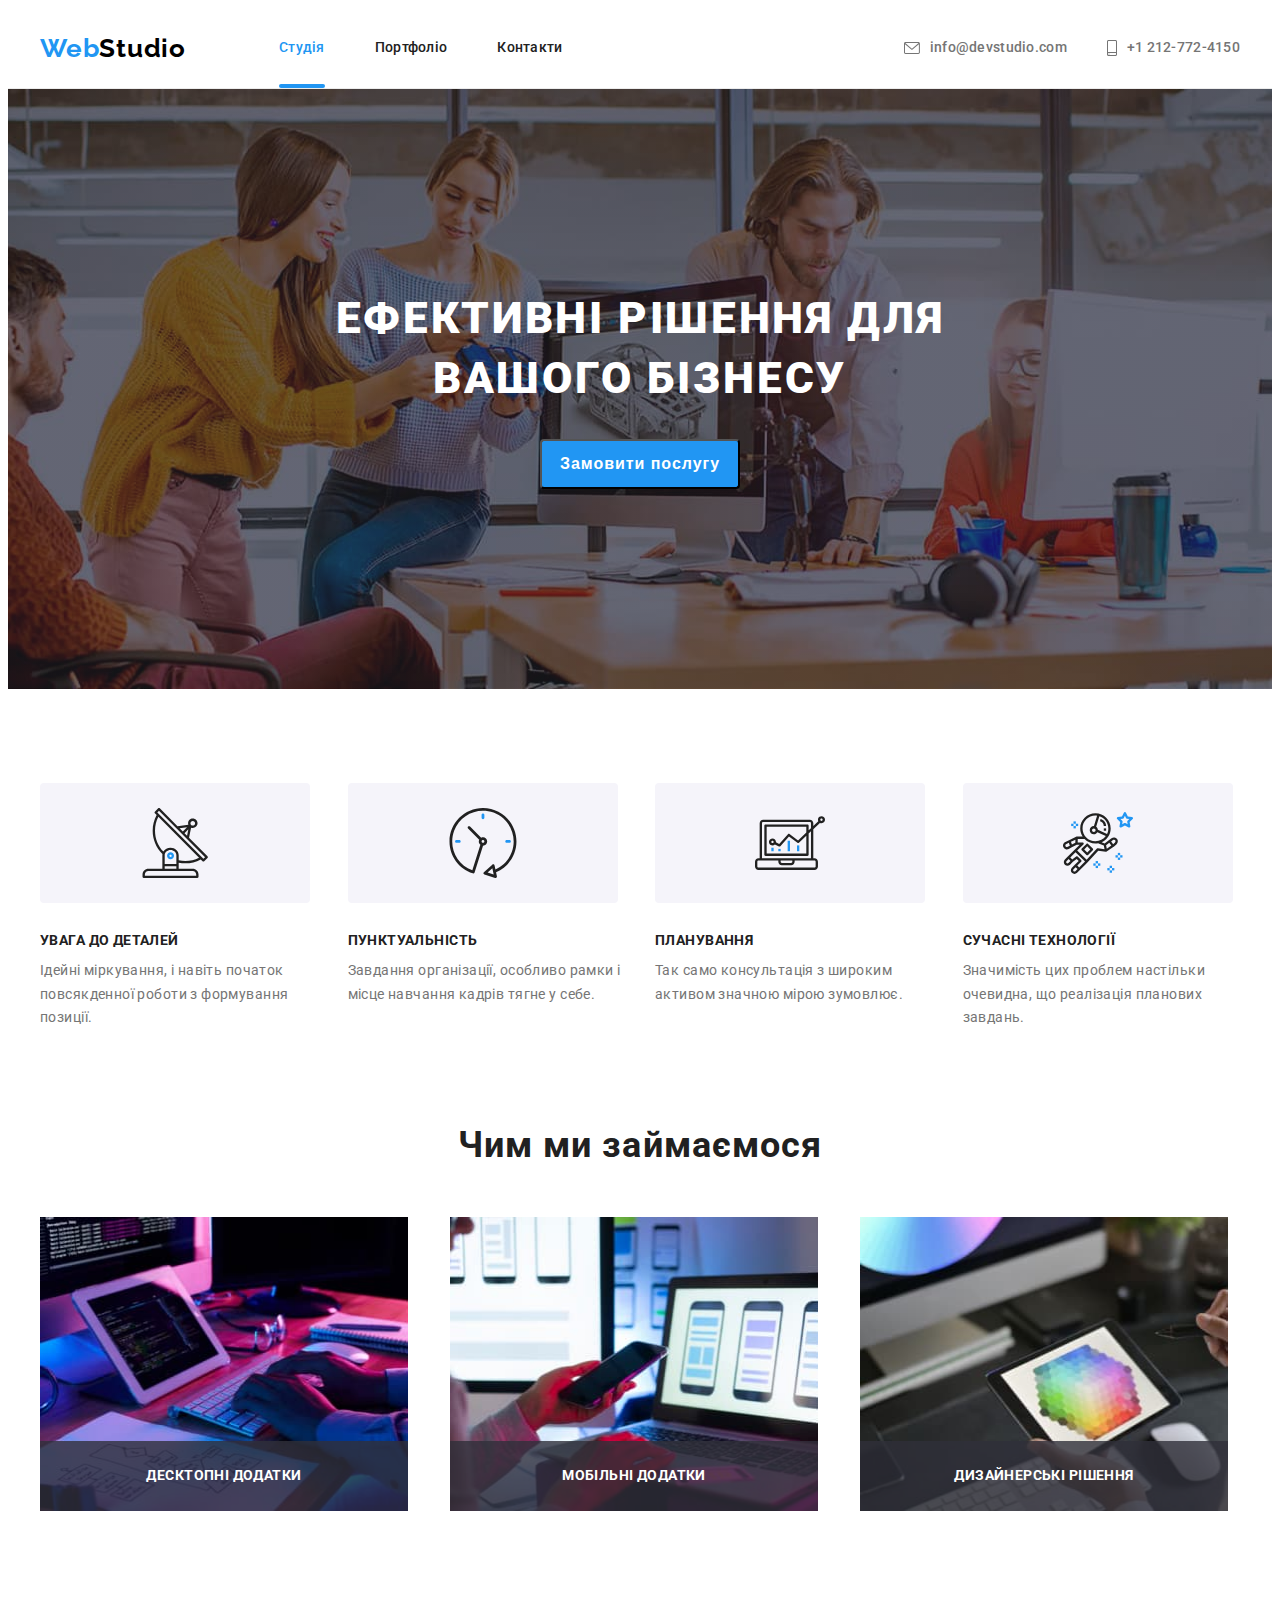
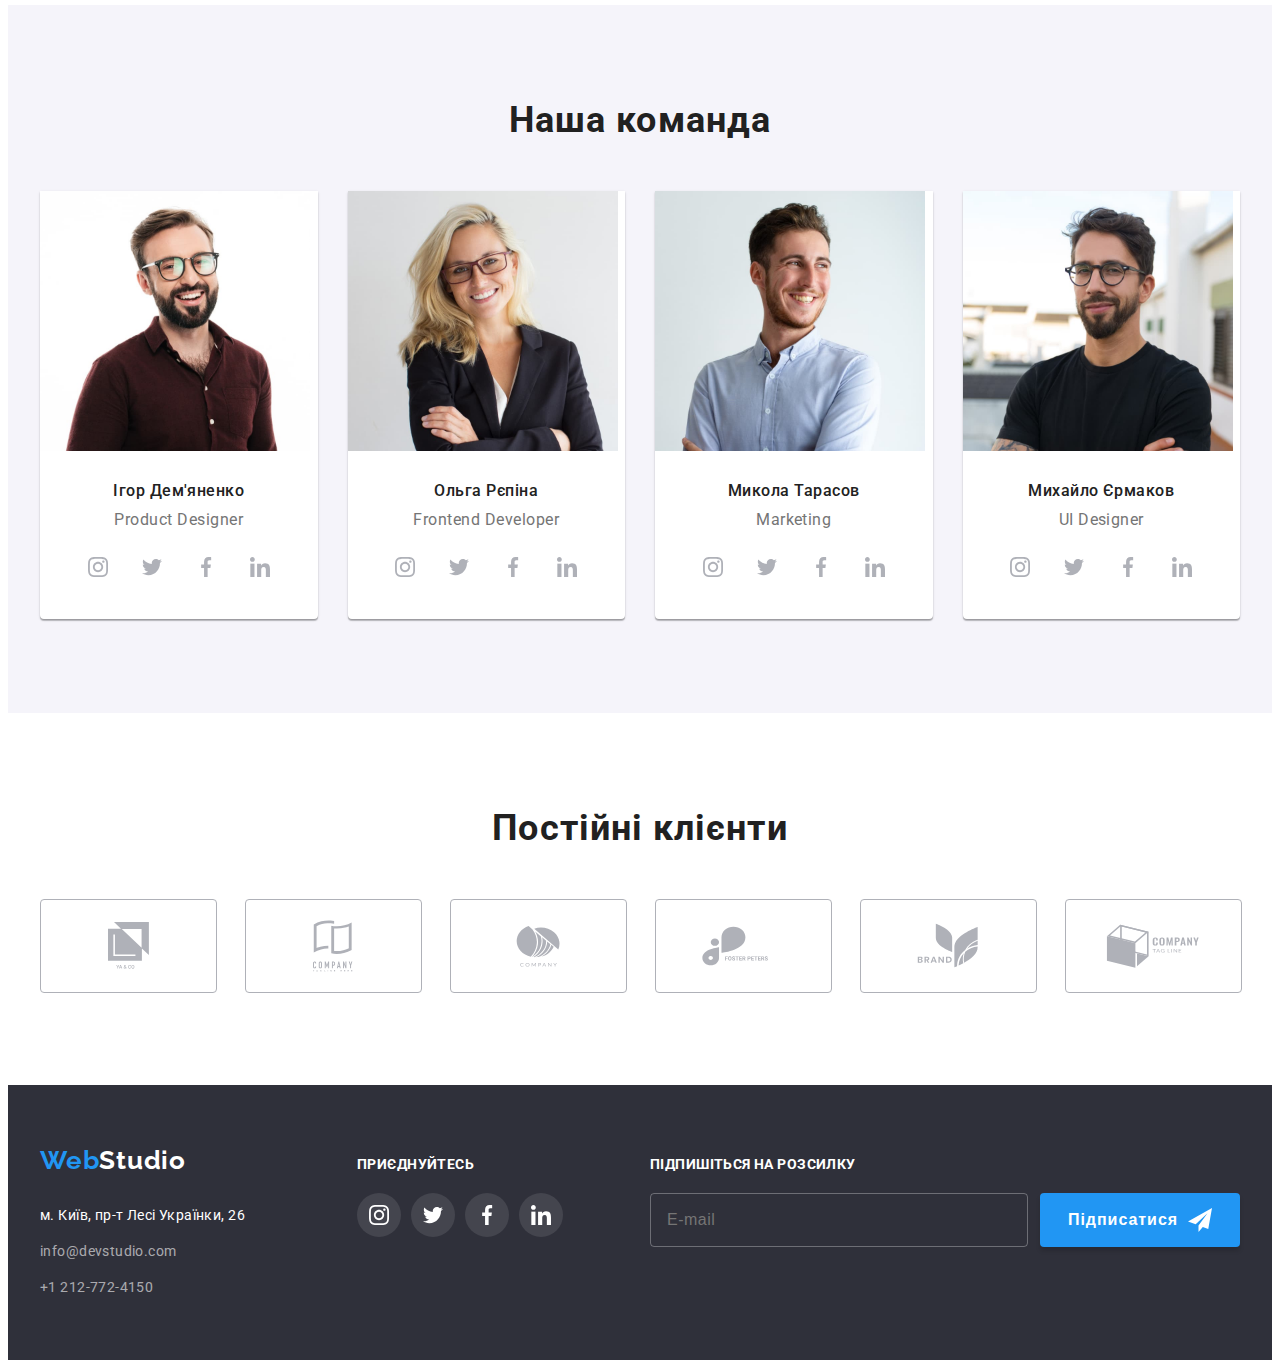
<file: index.html>
<!DOCTYPE html>
<html lang="uk">
<head>
    <meta charset="UTF-8">
    <meta http-equiv="X-UA-Compatible" content="IE=edge">
    <meta name="viewport" content="width=device-width, initial-scale=1.0">
    <title>Студія</title>    
    <link href="https://fonts.googleapis.com/css2?family=Raleway:wght@700&family=Roboto:wght@400;500;700;900&display=swap" rel="stylesheet">
    <link rel="stylesheet" href="https://cdnjs.cloudflare.com/ajax/libs/modern-normalize/1.1.0/modern-normalize.min.css" integrity="sha512-wpPYUAdjBVSE4KJnH1VR1HeZfpl1ub8YT/NKx4PuQ5NmX2tKuGu6U/JRp5y+Y8XG2tV+wKQpNHVUX03MfMFn9Q==" crossorigin="anonymous" referrerpolicy="no-referrer">
    <link rel="stylesheet" href="./css/main.min.css">

    <!-- <link rel="stylesheet" href="./css/styles.css"> -->
</head>

<body class="body">
    <header class="header-bg-color">
        <div class="container header-container">
            <a href="./index.html" class="link logo logo-margin"><span class="logo-part">Web</span>Studio</a>
            <nav>
                <ul class="list navigation-list">
                    <li class="nav-list-item">
                        <a href="./index.html" class="link nav-list-link nav-base-text current menu-link">Студія</a>
                    </li>
                    <li class="nav-list-item">
                        <a href="./portfolio.html" class="link nav-list-link nav-base-text nav-text">Портфоліо</a>
                    </li>
                    <li class="nav-list-item">
                        <a href="" class="link nav-list-link nav-base-text nav-text">Контакти</a>
                    </li>
                </ul>
            </nav>
            <ul class="list navigation-list">
                <li class="list-item-nav">
                    <a href="mailto:info@devstudio.com" class="link nav-list-link mail-tel-text">
                        <svg width="16" height="12" class="nav-icon">
                            <use href="./images/icons.svg#icon-email"></use>
                        </svg>
                        info@devstudio.com
                    </a>
                </li>
                <li class="nav-right ">
                    <a href="tel:+12127724150" class="link nav-list-link mail-tel-text contact-number">
                        <svg width="10" height="16" class="nav-icon">
                            <use href="./images/icons.svg#icon-smartphone"></use>
                        </svg>
                        +1 212-772-4150
                    </a>
                </li>
            </ul>     
        </div>
    </header>

    
    <main>
        <section class="hero-color-bg hero-title hero-padding">
            <div class="container">
                <h1 class="hero-color-text hero-text hero-align">Ефективні рішення для вашого бізнесу</h1>
                <button type="button" class="hero-color-text hero-btn btn-box" data-modal-open>Замовити послугу</button>
            </div>
        </section>


        <section class="section-about">
            <div class="container">
                <h2 class="visually-hidden">Про наші можливості (прихований заголовок)</h2>
                <ul class="list section-about__list">
                    <li class="section-about__item">
                        <div class="section-about__icon">
                            <svg class="section-about__icon-image">
                                <use href="./images/icons.svg#icon-benefits-details"></use>
                            </svg>
                        </div>
                        <h3 class="section-about__title">Увага до деталей</h3>
                        <p class="section-about__description">
                            Ідейні міркування, і навіть початок повсякденної роботи з формування позиції.
                        </p>
                    </li>
                    <li class="section-about__item">
                        <div class="section-about__icon">
                            <svg class="section-about__icon-image">
                                <use href="./images/icons.svg#icon-benefits-clock"></use>
                            </svg>
                        </div>
                        <h3 class="section-about__title">Пунктуальність</h3>
                        <p class="section-about__description">
                            Завдання організації, особливо рамки і місце навчання кадрів тягне у себе.
                        </p>
                    </li>
                    <li class="section-about__item">
                        <div class="section-about__icon">
                            <svg class="section-about__icon-image">
                                <use href="./images/icons.svg#icon-benefits-diagram"></use>
                            </svg>
                        </div>
                        <h3 class="section-about__title">Планування</h3>
                        <p class="section-about__description">
                            Так само консультація з широким активом значною мірою зумовлює.
                        </p>
                    </li>
                    <li class="section-about__item">
                        <div class="section-about__icon">
                            <svg class="section-about__icon-image">
                                <use href="./images/icons.svg#icon-benefits-astronaut"></use>
                            </svg>
                        </div>
                        <h3 class="section-about__title">Сучасні технології</h3>
                        <p class="section-about__description">
                            Значимість цих проблем настільки очевидна, що реалізація планових завдань.
                        </p>
                    </li>
                </ul>
            </div>
        </section>


        <section class="section-buzy section">
            <div class="container">
                <h2 class="section-buzy__main-title">Чим ми займаємося</h2>
                <ul class="list section-buzy__list">
                    <li class="section-buzy__item">
                        <div class="section-buzy__thumb">
                            <img class="section-buzy__image" src="./images/buzy/buzy-1.jpg" alt="Зайнятість, алгоритми" width="370" height="294">
                            <div class="section-buzy__text-thumb">
                                <p class="section-buzy__description">Десктопні додатки</p>
                            </div>
                          
                        </div>
                    </li>
                    <li class="section-buzy__item">
                        <div class="section-buzy__thumb">
                            <img class="section-buzy__image" src="./images/buzy/buzy-2.jpg" alt="Зайнятість, дизайн" width="370" height="294">
                            <div class="section-buzy__text-thumb">
                                <p class="section-buzy__description">Мобільні додатки</p>
                            </div>
                        </div>
                    </li>
                    <li class="section-buzy__item">
                        <div class="section-buzy__thumb">
                            <img class="section-buzy__image" src="./images/buzy/buzy-3.jpg" alt="Зайнятість, комп'ютерна графіка" width="370" height="294">
                            <div class="section-buzy__text-thumb">
                                <p class="section-buzy__description">Дизайнерські рішення</p>
                            </div>
                        </div>
                    </li>
                </ul>
            </div>
        </section>


        <section class="comand-bg-color section">
            <div class="container">
                <h2 class="main-h-title">Наша команда</h2>
                <ul class="list team-flex">
                    <li class="pesron-bg-color person-flex">
                        <img class="person-img" src="./images/team/person-1.jpg" alt="Продукт-дизайнер" width="270" height="260">
                        <div class="card-content">                            
                            <h3 class="name-person">Ігор Дем'яненко</h3>
                            <p class="paragraph-text description-profeshion" lang="en">Product Designer</p>
                            <ul class="list social-list">
                                <li class="social-list-icons">
                                    <a href="" class="social-list-link">
                                        <svg class="social-icon-size">
                                            <use href="./images/icons.svg#icon-social-instagram"></use>
                                        </svg>
                                    </a>
                                </li>
                                <li class="social-list-icons">
                                    <a href="" class="social-list-link">
                                        <svg class="social-icon-size">
                                            <use href="./images/icons.svg#icon-social-twitter"></use>
                                        </svg>
                                    </a>
                                </li>
                                <li class="social-list-icons">
                                    <a href="" class="social-list-link">
                                        <svg class="social-icon-size">
                                            <use href="./images/icons.svg#icon-social-facebook"></use>
                                        </svg>
                                    </a>
                                </li>
                                <li class="social-list-icons">
                                    <a href="" class="social-list-link">
                                        <svg class="social-icon-size">
                                            <use href="./images/icons.svg#icon-social-linkedin"></use>
                                        </svg>
                                    </a>
                                </li>
                            </ul>
                        </div>
                    </li>
                    <li class="pesron-bg-color person-flex">
                        <img class="person-img" src="./images/team/person-2.jpg" alt="Фронт-енд розробник" width="270" height="260">
                        <div class="card-content">                            
                            <h3 class="name-person">Ольга Рєпіна</h3>
                            <p class="paragraph-text description-profeshion" lang="en">Frontend Developer</p>
                            <ul class="list social-list">
                                <li class="social-list-icons">
                                    <a href="" class="social-list-link">
                                        <svg class="social-icon-size">
                                            <use href="./images/icons.svg#icon-social-instagram"></use>
                                        </svg>
                                    </a>
                                </li>
                                <li class="social-list-icons">
                                    <a href="" class="social-list-link">
                                        <svg class="social-icon-size">
                                            <use href="./images/icons.svg#icon-social-twitter"></use>
                                        </svg>
                                    </a>
                                </li>
                                <li class="social-list-icons">
                                    <a href="" class="social-list-link">
                                        <svg class="social-icon-size">
                                            <use href="./images/icons.svg#icon-social-facebook"></use>
                                        </svg>
                                    </a>
                                </li>
                                <li class="social-list-icons">
                                    <a href="" class="social-list-link">
                                        <svg class="social-icon-size">
                                            <use href="./images/icons.svg#icon-social-linkedin"></use>
                                        </svg>
                                    </a>
                                </li>
                            </ul>
                        </div>
                    </li>
                    <li class="pesron-bg-color person-flex">
                        <img class="person-img" src="./images/team/person-3.jpg" alt="Маркетолог" width="270" height="260">
                        <div class="card-content">                            
                            <h3 class="name-person">Микола Тарасов</h3>
                            <p class="paragraph-text description-profeshion" lang="en">Marketing</p>
                            <ul class="list social-list">
                                <li class="social-list-icons">
                                    <a href="" class="social-list-link">
                                        <svg class="social-icon-size">
                                            <use href="./images/icons.svg#icon-social-instagram"></use>
                                        </svg>
                                    </a>
                                </li>
                                <li class="social-list-icons">
                                    <a href="" class="social-list-link">
                                        <svg class="social-icon-size">
                                            <use href="./images/icons.svg#icon-social-twitter"></use>
                                        </svg>
                                    </a>
                                </li>
                                <li class="social-list-icons">
                                    <a href="" class="social-list-link">
                                        <svg class="social-icon-size">
                                            <use href="./images/icons.svg#icon-social-facebook"></use>
                                        </svg>
                                    </a>
                                </li>
                                <li class="social-list-icons">
                                    <a href="" class="social-list-link">
                                        <svg class="social-icon-size">
                                            <use href="./images/icons.svg#icon-social-linkedin"></use>
                                        </svg>
                                    </a>
                                </li>
                            </ul>
                        </div>
                    </li>
                    <li class="pesron-bg-color person-flex">
                        <img class="person-img" src="./images/team/person-4.jpg" alt="UI дизайнер" width="270" height="260">
                        <div class="card-content">                            
                            <h3 class="name-person">Михайло Єрмаков</h3>
                            <p class="paragraph-text description-profeshion" lang="en">UI Designer</p>
                            <ul class="list social-list">
                                <li class="social-list-icons">
                                    <a href="" class="social-list-link">
                                        <svg class="social-icon-size">
                                            <use href="./images/icons.svg#icon-social-instagram"></use>
                                        </svg>
                                    </a>
                                </li>
                                <li class="social-list-icons">
                                    <a href="" class="social-list-link">
                                        <svg class="social-icon-size">
                                            <use href="./images/icons.svg#icon-social-twitter"></use>
                                        </svg>
                                    </a>
                                </li>
                                <li class="social-list-icons">
                                    <a href="" class="social-list-link">
                                        <svg class="social-icon-size">
                                            <use href="./images/icons.svg#icon-social-facebook"></use>
                                        </svg>
                                    </a>
                                </li>
                                <li class="social-list-icons">
                                    <a href="" class="social-list-link">
                                        <svg class="social-icon-size">
                                            <use href="./images/icons.svg#icon-social-linkedin"></use>
                                        </svg>
                                    </a>
                                </li>
                            </ul>
                        </div>
                    </li>
                </ul>               
            </div>
        </section>

        <section class="section-buzy-bg-color section">
            <div class="container">
                <h2 class="main-h-title">Постійні клієнти</h2>
                <ul class="list company-flex">
                    <li class="icon-client-list">
                        <a href="" class="client-hover-focus">
                            <svg class="icon-client icon-client-ya-co">                  <!--Розмір 106х60px-->
                                <use href="./images/icons.svg#icon-client-ya-co"></use>
                            </svg>
                        </a>
                    </li>
                    <li class="icon-client-list">
                        <a href="" class="client-hover-focus">
                            <svg class="icon-client icon-client-tagline-here">
                                <use href="./images/icons.svg#icon-client-tagline-here"></use>
                            </svg>
                        </a>
                    </li>
                    <li class="icon-client-list">
                        <a href="" class="client-hover-focus">
                            <svg class="icon-client icon-client-company">
                                <use href="./images/icons.svg#icon-client-company"></use>
                            </svg>  
                        </a>
                    </li>
                    <li class="icon-client-list">
                        <a href="" class="client-hover-focus">
                            <svg class="icon-client icon-client-foster-peters">
                                <use href="./images/icons.svg#icon-client-foster-peters"></use>
                            </svg>
                        </a>
                    </li>
                    <li class="icon-client-list">
                        <a href="" class="client-hover-focus">
                            <svg class="icon-client icon-client-brand">
                                <use href="./images/icons.svg#icon-client-brand"></use>
                            </svg>
                        </a>
                    </li>
                    <li class="icon-client-list">
                        <a href="" class="client-hover-focus">
                            <svg class="icon-client icon-client-tag-line">
                                <use href="./images/icons.svg#icon-client-tag-line"></use>
                            </svg>
                        </a>
                    </li>
                 </ul>
            </div>
        </section>
    </main>

   
    <footer class="footer-color footer-padding">
        <div class="container container-footer">
            <div class="">
                <a href="./index.html" class="link logo logo-second logo-footer"><span class="logo-part">Web</span>Studio</a>
                <address>
                    <ul class="list footer-address-width">
                        <li class="">
                            <a href="https://goo.gl/maps/Vt5yUV9LtT4k733N8" 
                            target="_blank" 
                            rel="noopener nooferrer" class="link text-addres">м. Київ, пр-т Лесі Українки, 26</a>
                        </li>
                        <li class="mail-tel">
                            <a href="mailto:info@devstudio.com" class="link mail-tel-footer">info@devstudio.com</a>                    
                        </li>
                        <li class="mail-tel">
                            <a href="tel:+12127724150" class="link mail-tel-footer">+1 212-772-4150</a>
                        </li>
                    </ul>
                </address>  
            </div>

            
            <div class="margin-footer">
                <h2 class="footer-add">Приєднуйтесь</h2>
                <ul class="list social-list-footer">
                    <li class="social-list-icons-footer">
                        <a href="" class="social-list-link-footer">
                            <svg class="social-icon-size-footer">
                                <use href="./images/icons.svg#icon-social-instagram"></use>
                            </svg>
                        </a>
                    </li>
                    <li class="social-list-icons-footer">
                        <a href="" class="social-list-link-footer">
                            <svg class="social-icon-size-footer">
                                <use href="./images/icons.svg#icon-social-twitter"></use>
                            </svg>
                        </a>
                    </li>
                    <li class="social-list-icons-footer">
                        <a href="" class="social-list-link-footer">
                            <svg class="social-icon-size-footer">
                                <use href="./images/icons.svg#icon-social-facebook"></use>
                            </svg>
                        </a>
                    </li>
                    <li class="social-list-icons-footer">
                        <a href="" class="social-list-link-footer">
                            <svg class="social-icon-size-footer">
                                <use href="./images/icons.svg#icon-social-linkedin"></use>
                            </svg>
                        </a>
                    </li>
                </ul>
            </div>

            <div class="margin-footer">
                <h2 class="footer-add">Підпишіться на розсилку</h2>


                <form>
                    <div class="form-signup">
                        <input name="user_mail" type="email" placeholder="E-mail" class="form-signup-input">
                        <button type="submit" class="form-signup-btn">Підписатися
                            <svg width="24" height="24" class="form-signup-icon">
                                <use href="./images/icons.svg#icon-send"></use>
                            </svg>    
                        </button>
                    </div>
                </form>

            </div>
        </div>
    </footer>


    <!-- Модальне вікно -->
    <div class="backdrop is-hidden" data-modal>
        <div class="modal">
            <button type="button" class="modal-close-btn" data-modal-close>
            <svg class="modal-close-icon" width="18" height="18">
              <use href="./images/icons.svg#icon-close"></use>
            </svg>
            </button>

            
            <form class="contact-form">
                <h2 class="contact-form-title">Залиште свої дані, ми вам передзвонимо</h2>

                <label class="contact-form-field">
                    <span class="contact-form-names"> Имя* </span>
                    <span class="contact-form-input-wrapper">
                        <input name="user_name" type="text" class="contact-form-input" required>
                        <svg width="18" height="18" class="contact-form-icon">
                            <use href="./images/icons.svg#icon-form-person"></use>
                        </svg>
                    </span>
                </label>

                <label class="contact-form-field">
                    <span class="contact-form-names">Телефон*</span>
                    <span class="contact-form-input-wrapper">
                        <input name="user_phone" type="tel" class="contact-form-input" required>
                        <svg width="18" height="18" class="contact-form-icon">
                            <use href="./images/icons.svg#icon-form-phone"></use>
                        </svg>
                    </span>
                </label>

                <label class="contact-form-field">
                    <span class="contact-form-names">Пошта*</span>
                    <span class="contact-form-input-wrapper">
                        <input name="user_mail" type="email" class="contact-form-input" required>
                        <svg width="18" height="18" class="contact-form-icon">
                            <use href="./images/icons.svg#icon-form-email"></use>
                        </svg>      
                    </span>
                </label>

                <label class="contact-form-comment">
                    <span  class="contact-form-names">Коментар</span>
                    <textarea name="user_message" class="contact-form-message" placeholder="Введіть текст"></textarea>
                </label>

                <div class="contact-form-checkbox-wrapper">

                    <label class="contact-form-checkbox-label">
                        <input 
                        class="contact-form-checkbox visually-hidden" 
                        name="accept-policy" 
                        type="checkbox" 
                        id="policy-checkbox" 
                        required>
                        <svg width="16" height="15" class="contact-form-checkbox-check">
                            <use href="./images/icons.svg#icon-form-checkbox-check"></use>
                        </svg> 
                        <svg width="16" height="15" class="contact-form-checkbox-empty">
                            <use href="./images/icons.svg#icon-form-checkbox-empty"></use>
                        </svg> 
                        <span class="contact-form-checkbox-text">Погоджуюся з розсилкою та приймаю&nbsp;</span> 
                        <a href="" class="link contact-form-checkbox-link">
                            Умови договору
                        </a>
                    </label>

                </div>
                
                <button type="submit" class="contact-form-submit-btn" -data-modal-close>Відправити</button>

            </form>

        </div>
    </div>

    

    <script src="./js/modal.js"></script>

</body>
</html>
</file>
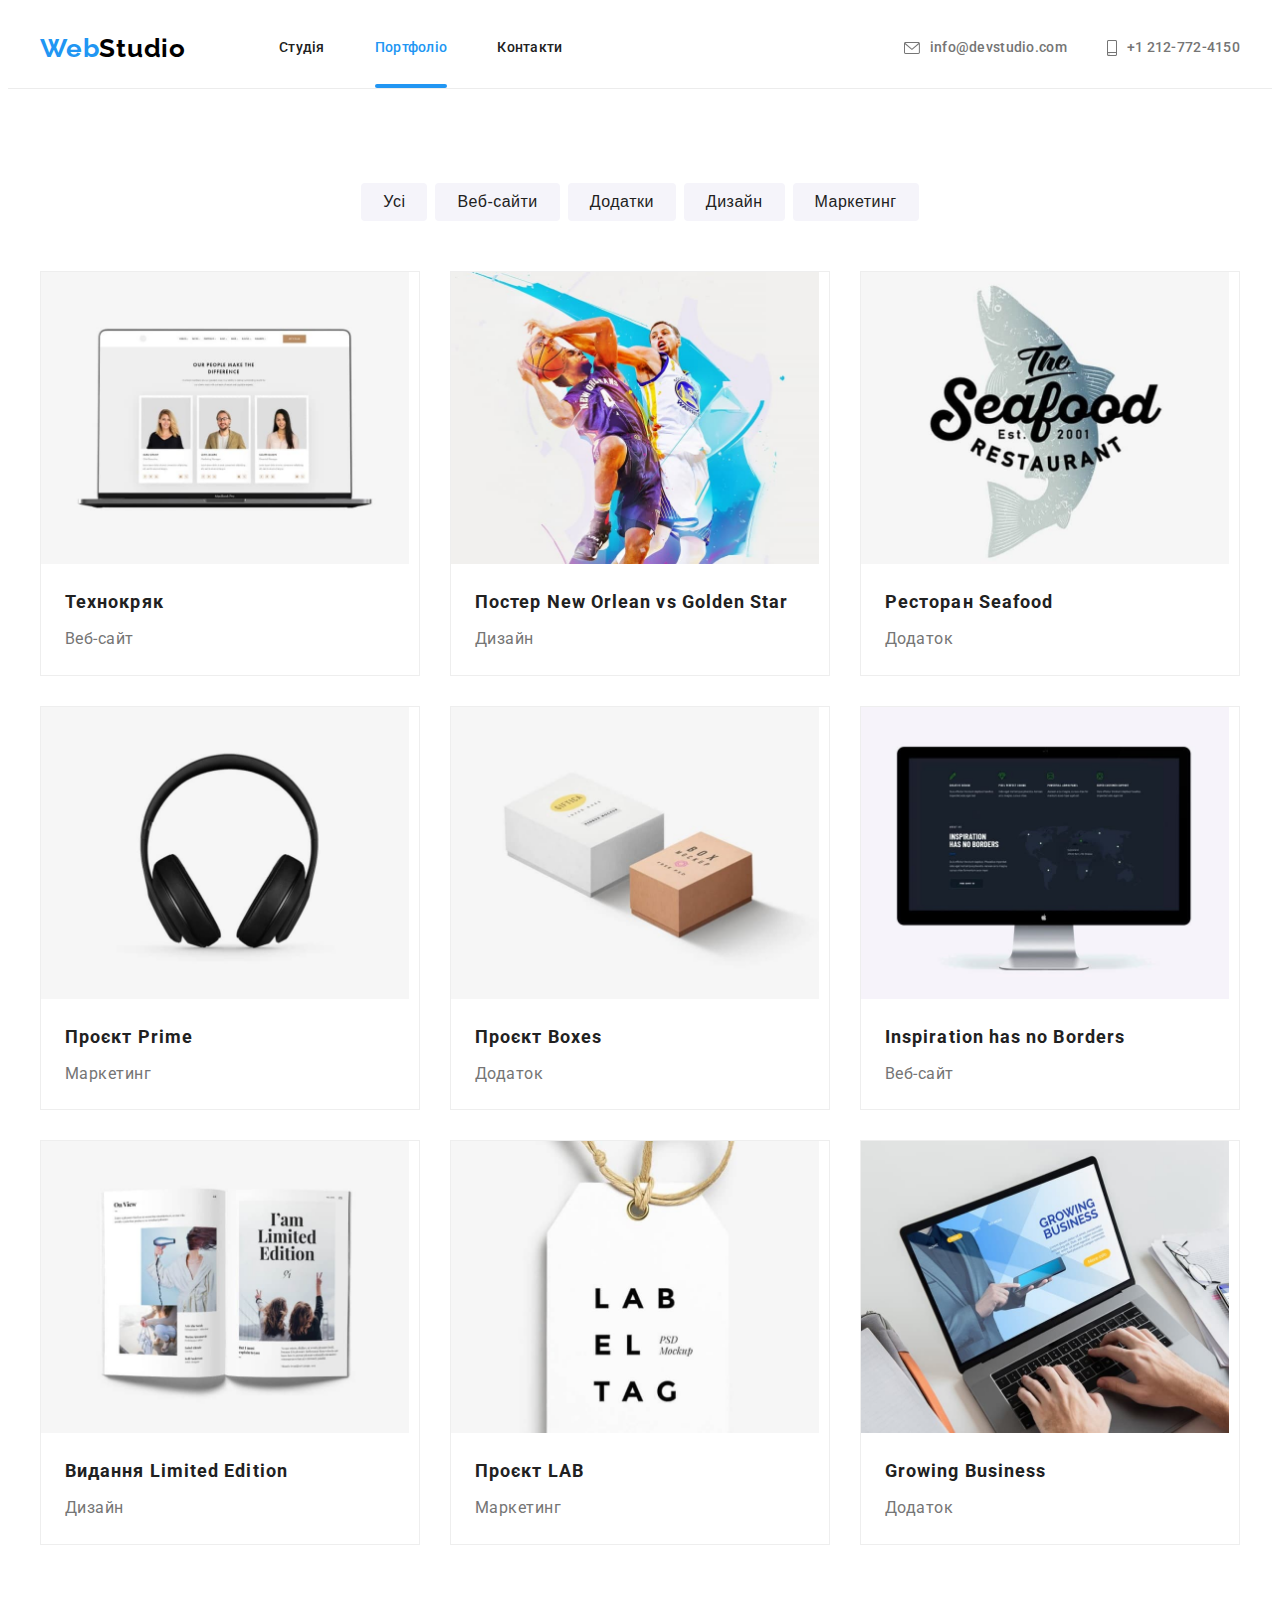
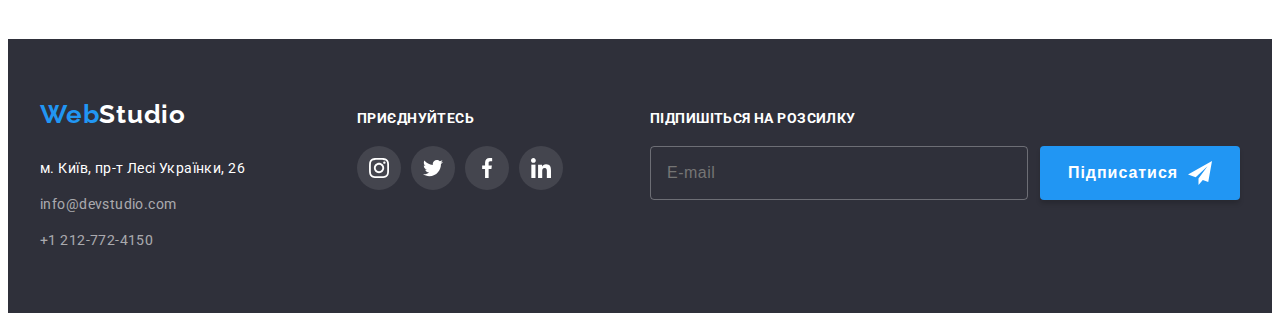
<file: portfolio.html>
<!DOCTYPE html>
<html lang="uk">
<head>
    <meta charset="UTF-8">
    <meta http-equiv="X-UA-Compatible" content="IE=edge">
    <meta name="viewport" content="width=device-width, initial-scale=1.0">
    <title>Студія</title>
    <link href="https://fonts.googleapis.com/css2?family=Raleway:wght@700&family=Roboto:wght@400;500;700;900&display=swap" rel="stylesheet">
    <link rel="stylesheet" href="https://cdnjs.cloudflare.com/ajax/libs/modern-normalize/1.1.0/modern-normalize.min.css" integrity="sha512-wpPYUAdjBVSE4KJnH1VR1HeZfpl1ub8YT/NKx4PuQ5NmX2tKuGu6U/JRp5y+Y8XG2tV+wKQpNHVUX03MfMFn9Q==" crossorigin="anonymous" referrerpolicy="no-referrer">
    <link rel="stylesheet" href="./css/portfolio.min.css">

    <!-- <link rel="stylesheet" href="./css/styles.css"> -->
</head>

<body class="body">
    <header class="header-bg-color">
        <div class="container header-container">
            <a href="./index.html" class="link logo logo-margin"><span class="logo-part">Web</span>Studio</a>
            <nav>
                <ul class="list navigation-list">
                    <li class="nav-list-item">
                        <a href="./index.html" class="link nav-list-link nav-base-text nav-text">Студія</a>
                    </li>
                    <li class="nav-list-item">
                        <a href="./portfolio.html" class="link nav-list-link nav-base-text current menu-link">Портфоліо</a>
                    </li>
                    <li class="nav-list-item">
                        <a href="" class="link nav-list-link nav-base-text nav-text">Контакти</a>
                    </li>
                </ul>
            </nav>
            <ul class="list navigation-list">
                <li class="list-item-nav">
                    <a href="mailto:info@devstudio.com" class="link nav-list-link mail-tel-text">
                        <svg width="16" height="12" class="nav-icon">
                            <use href="./images/icons.svg#icon-email"></use>
                        </svg>
                        info@devstudio.com
                    </a>
                </li>
                <li class="nav-right ">
                    <a href="tel:+12127724150" class="link nav-list-link mail-tel-text contact-numberk">
                        <svg width="10" height="16" class="nav-icon">
                            <use href="./images/icons.svg#icon-smartphone"></use>
                        </svg>
                        +1 212-772-4150
                    </a>
                </li>
            </ul>       
        </div>
    </header>


    <main class="portfolio-bg-color">
        <h1 class="visually-hidden">Портфоліо</h1> <!--Цей заголовок сховати-->
        <section class="section">
            <div class="container">
                <ul class="list btn-flex-portfolio">
                    <li class="btn-item-portfolio">
                        <button type="button" class="portfolio-btn">Усі</button>
                    </li>
                    <li class="btn-item-portfolio">
                        <button type="button" class="portfolio-btn">Веб-сайти</button>
                    </li>
                    <li class="btn-item-portfolio">
                        <button type="button" class="portfolio-btn">Додатки</button>
                    </li>
                    <li class="btn-item-portfolio">
                        <button type="button" class="portfolio-btn">Дизайн</button>
                    </li>
                    <li class="btn-item-portfolio">
                        <button type="button" class="portfolio-btn">Маркетинг</button>
                    </li>
                </ul>

                <ul class="list container-portfolio">
                    <li class="portfolio-fon portfolio-item">                
                        <a href="" class="link portfolio-hover">
                            <div class="portfolio-img-thumb">
                                <img class="portfolio-img" src="./images/portfolio/portfolio1.jpg" alt="Технокряк">
                                <div class="portfolio-img-thumb-discr">
                                    <p class="portfolio-descr-text">Ресурс пропонує комплексні пропозиції з різним рівнем функціоналу та сервісів. Все це дозволить відвідувачу отримати вичерпні відомості про компанію чи приватну особу.</p>
                                </div>
                            </div>
                            <div class="card-portfolio">
                                <h2 class="portfolio-names link">Технокряк</h2>
                                <p class="portfolio-discr">Веб-сайт</p>
                            </div>
                        </a>
                    </li>
                    <li class="portfolio-fon portfolio-item">
                        <a href="" class="link portfolio-hover">
                            <div class="portfolio-img-thumb">
                                <img class="portfolio-img" src="./images/portfolio/portfolio2.jpg" alt="Постер New Orlean vs Golden Star">
                                <div class="portfolio-img-thumb-discr">
                                    <p class="portfolio-descr-text">Ресурс пропонує комплексні пропозиції з різним рівнем функціоналу та сервісів. Все це дозволить відвідувачу отримати вичерпні відомості про компанію чи приватну особу.</p>
                                </div>
                            </div>
                            <div class="card-portfolio">
                                <h2 class="portfolio-names link">Постер <span lang="en">New Orlean vs Golden Star</span></h2>
                                <p class="portfolio-discr">Дизайн</p>
                            </div>
                        </a>
                    </li>
                    <li class="portfolio-fon portfolio-item">
                        <a href="" class="link portfolio-hover">
                            <div class="portfolio-img-thumb">
                                <img class="portfolio-img" src="./images/portfolio/portfolio3.jpg" alt="Ресторан Seafood">
                                <div class="portfolio-img-thumb-discr">
                                    <p class="portfolio-descr-text">Ресурс пропонує комплексні пропозиції з різним рівнем функціоналу та сервісів. Все це дозволить відвідувачу отримати вичерпні відомості про компанію чи приватну особу.</p>
                                </div>
                            </div>
                            <div class="card-portfolio">
                                <h2 class="portfolio-names link">Ресторан <span lang="en">Seafood</span></h2>
                                <p class="portfolio-discr">Додаток</p>
                            </div>
                        </a>
                    </li>
                    <li class="portfolio-fon portfolio-item">
                        <a href="" class="link portfolio-hover">
                            <div class="portfolio-img-thumb">
                                <img class="portfolio-img" src="./images/portfolio/portfolio4.jpg" alt="Проєкт Prime">
                                <div class="portfolio-img-thumb-discr">
                                    <p class="portfolio-descr-text">Ресурс пропонує комплексні пропозиції з різним рівнем функціоналу та сервісів. Все це дозволить відвідувачу отримати вичерпні відомості про компанію чи приватну особу.</p>
                                </div>
                            </div>
                            <div class="card-portfolio">
                                <h2 class="portfolio-names">Проєкт <span lang="en">Prime</span></h2>
                                <p class="portfolio-discr">Маркетинг</p>
                            </div>
                        </a>
                    </li>
                    <li class="portfolio-fon portfolio-item">
                        <a href="" class="link portfolio-hover">
                            <div class="portfolio-img-thumb">
                                <img class="portfolio-img" src="./images/portfolio/portfolio5.jpg" alt="Проєкт Boxes">
                                <div class="portfolio-img-thumb-discr">
                                    <p class="portfolio-descr-text">Ресурс пропонує комплексні пропозиції з різним рівнем функціоналу та сервісів. Все це дозволить відвідувачу отримати вичерпні відомості про компанію чи приватну особу.</p>
                                </div>
                            </div>
                            <div class="card-portfolio">
                                <h2 class="portfolio-names">Проєкт <span lang="en"> Boxes</span></h2>
                                <p class="portfolio-discr">Додаток</p>
                            </div>
                        </a>
                    </li>
                    <li class="portfolio-fon portfolio-item">
                        <a href="" class="link portfolio-hover">
                            <div class="portfolio-img-thumb">
                                <img class="portfolio-img" src="./images/portfolio/portfolio6.jpg" alt="Inspiration has no Borders">
                                <div class="portfolio-img-thumb-discr">
                                    <p class="portfolio-descr-text">Ресурс пропонує комплексні пропозиції з різним рівнем функціоналу та сервісів. Все це дозволить відвідувачу отримати вичерпні відомості про компанію чи приватну особу.</p>
                                </div>
                            </div>
                            <div class="card-portfolio">
                                <h2 class="portfolio-names" lang="en">Inspiration has no Borders</h2>
                                <p class="portfolio-discr">Веб-сайт</p> 
                            </div>
                        </a>
                    </li>
                    <li class="portfolio-fon portfolio-item">
                        <a href="" class="link portfolio-hover">
                            <div class="portfolio-img-thumb">
                                <img class="portfolio-img" src="./images/portfolio/portfolio7.jpg" alt="Видання Limited Edition">
                                <div class="portfolio-img-thumb-discr">
                                    <p class="portfolio-descr-text">Ресурс пропонує комплексні пропозиції з різним рівнем функціоналу та сервісів. Все це дозволить відвідувачу отримати вичерпні відомості про компанію чи приватну особу.</p>
                                </div>
                            </div>
                            <div class="card-portfolio">
                                <h2 class="portfolio-names">Видання <span lang="en">Limited Edition</span></h2>
                                <p class="portfolio-discr">Дизайн</p>
                            </div>
                        </a>
                    </li>
                    <li class="portfolio-fon portfolio-item">
                        <a href="" class="link portfolio-hover">
                            <div class="portfolio-img-thumb">
                                <img class="portfolio-img" src="./images/portfolio/portfolio8.jpg" alt="Проєкт LAB">
                                <div class="portfolio-img-thumb-discr">
                                    <p class="portfolio-descr-text">Ресурс пропонує комплексні пропозиції з різним рівнем функціоналу та сервісів. Все це дозволить відвідувачу отримати вичерпні відомості про компанію чи приватну особу.</p>
                                </div>
                            </div>
                            <div class="card-portfolio">
                                <h2 class="portfolio-names">Проєкт <span class="portfolio-names-upper" lang="en">lab</span></h2>
                                <p class="portfolio-discr">Маркетинг</p>
                            </div>
                        </a>
                    </li>
                    <li class="portfolio-fon portfolio-item">
                        <a href="" class="link portfolio-hover">
                            <div class="portfolio-img-thumb">
                                <img class="portfolio-img" src="./images/portfolio/portfolio9.jpg" alt="Growing Business">
                                <div class="portfolio-img-thumb-discr">
                                    <p class="portfolio-descr-text">Ресурс пропонує комплексні пропозиції з різним рівнем функціоналу та сервісів. Все це дозволить відвідувачу отримати вичерпні відомості про компанію чи приватну особу.</p>
                                </div>
                            </div>
                            <div class="card-portfolio">
                                <h2 class="portfolio-names" lang="en">Growing Business</h2>
                                <p class="portfolio-discr">Додаток</p>
                            </div>
                        </a>
                    </li>
                </ul> 
            </div>       
        </section>
    </main>

    
    <footer class="footer-color footer-padding">
        <div class="container container-footer">
            <div class="">
                <a href="./index.html" class="link logo logo-second logo-footer"><span class="logo-part">Web</span>Studio</a>
                <address>
                    <ul class="list footer-address-width">
                        <li class="">
                            <a href="https://goo.gl/maps/Vt5yUV9LtT4k733N8" 
                            target="_blank" 
                            rel="noopener nooferrer" class="link text-addres">м. Київ, пр-т Лесі Українки, 26</a>
                        </li>
                        <li class="mail-tel">
                            <a href="mailto:info@devstudio.com" class="link mail-tel-footer">info@devstudio.com</a>                    
                        </li>
                        <li class="mail-tel">
                            <a href="tel:+12127724150" class="link mail-tel-footer">+1 212-772-4150</a>
                        </li>
                    </ul>
                </address>  
            </div>

            
            <div class="margin-footer">
                <h2 class="footer-add">Приєднуйтесь</h2>
                <ul class="list social-list-footer">
                    <li class="social-list-icons-footer">
                        <a href="" class="social-list-link-footer">
                            <svg class="social-icon-size-footer">
                                <use href="./images/icons.svg#icon-social-instagram"></use>
                            </svg>
                        </a>
                    </li>
                    <li class="social-list-icons-footer">
                        <a href="" class="social-list-link-footer">
                            <svg class="social-icon-size-footer">
                                <use href="./images/icons.svg#icon-social-twitter"></use>
                            </svg>
                        </a>
                    </li>
                    <li class="social-list-icons-footer">
                        <a href="" class="social-list-link-footer">
                            <svg class="social-icon-size-footer">
                                <use href="./images/icons.svg#icon-social-facebook"></use>
                            </svg>
                        </a>
                    </li>
                    <li class="social-list-icons-footer">
                        <a href="" class="social-list-link-footer">
                            <svg class="social-icon-size-footer">
                                <use href="./images/icons.svg#icon-social-linkedin"></use>
                            </svg>
                        </a>
                    </li>
                </ul>
            </div>

            <div class="margin-footer">
                <h2 class="footer-add">Підпишіться на розсилку</h2>


            <form>
                <div class="form-signup">
                    <input name="user_mail" type="email" placeholder="E-mail" class="form-signup-input">
                    <button type="submit" class="form-signup-btn">Підписатися
                        <svg width="24" height="24" class="form-signup-icon">
                            <use href="./images/icons.svg#icon-send"></use>
                        </svg>    
                    </button>
                </div>
            </form>
            
            </div>
        </div>
    </footer>
</body>
</html>
</file>
<file: css/styles.css>
/* :root {
    --primary-color-font: #212121;
    --second-color-font: #2196F3;
    --color-logo: #000000;
    --paragraph-color-font: #757575;
    --hero-color-font: #FFFFFF;
    --footer-color-font: rgba(255, 255, 255, 0.6);
    --hero-footer-color: #2F303A;
    --comand-color: #F5F4FA;
    --border-portfolio: #EEEEEE;
    --border-client: #AFB1B8;
    --color-social-footer: rgba(255, 255, 255, 0.1);
    --color-btn-form: #188CE8;

    --primary-font: "Roboto", sans-serif;
    --second-font: "Raleway", sans-serif;
} */


/* =====Home work # 3===== */
/* h1,
h2,
h3,
h4,
h5,
h6,
p {
  margin-top: 0;
  margin-bottom: 0;
}

ul,
ol {
  margin-top: 0;
  margin-bottom: 0;
  padding-left: 0;
} */

/* .container {
    width: 1200px;
    padding-left: 15px;
    padding-right: 15px;
    margin-left: auto;
    margin-right: auto;
} */


/* .header-container {
    display: flex;
    align-items: center;
} */


/* .hero-padding {
    padding-top: 200px;
    padding-bottom: 200px;
} */

/* .hero-color-bg {
    max-width: 1600px;
    max-height: 600px;
    background-image: linear-gradient( rgba(47, 48, 58, 0.4), rgba(47, 48, 58, 0.4) ), url(../images/hero/img.jpg);    
    background-color: var(--hero-footer-color);
    background-repeat: no-repeat;
    background-position: center;
    background-size: cover;
} */

/* .hero-title {
    display: block;
    text-align: center;
    margin-left: auto;
    margin-right: auto;
} */

/* .btn-box {
    box-sizing: border-box;
    min-width: 200px;
    min-height: 50px;
    border-radius: 4px;
} */

/* .navigation-list {
    display: flex;
    align-items: center;
    margin-left: auto;
} */

/* .nav-right {
    margin-left: 40px;
} */


/* .section-about {
    padding-top: 94px;
    background-color: var(--hero-color-font);
} */

/* .section {
    padding-top: 94px;
    padding-bottom: 94px;
} */

/* .section-buzy {
    background-color: var(--hero-color-font);
} */

/* .visually-hidden {
    position: absolute;
    width: 1px;
    height: 1px;
    margin: -1px;
    border: 0;
    padding: 0;
    
    white-space: nowrap;
    clip-path: inset(100%);
    clip: rect(0 0 0 0);
    overflow: hidden;
} */

/* .logo-margin {
    margin-right: 93px;
  } */

/* .nav-list-item:not(:last-child) {
    margin-right: 50px;
} */


/* .contact-number {
    margin-left: 0;
} */

/* .logo-footer {
    display: inline-block;
    margin-bottom: 28px;
} */


/* .section-about__list {
    display: flex;
    flex-wrap: wrap;  
} */

/* .section-about__item {
    flex-basis: calc((100% - 30px*3) / 4);
}

.section-about__item:not(:nth-child(4n)) {
    margin-right: 30px;
} */


/* .section-about__icon {
    display: flex;
    align-items: center;
    justify-content: center;
    width: 270px;
    height: 120px;
    background-color: var(--comand-color);
    margin-bottom: 30px;
    border-radius: 4px;
}

.section-about__icon-image {
    width: 70px;
    height: 70px;
} */

/* .section-buzy__image, */
/* .person-img, */
/* .portfolio-img {
    display: block;
    padding-bottom: 0;
    max-width: 368px;
} */

/* .portfolio-img-thumb {
    position: relative;
    overflow: hidden;
} */
/* .portfolio-img-thumb-discr {
    position: absolute;
    left: 0;
    bottom: 0;
    width: 100%;
    height: 100%;
    background-color: rgba(33, 150, 243, 0.9);

    transition: 250ms transform cubic-bezier(0.4, 0, 0.2, 1);
    transform: translateY(100%);
} */
/* .portfolio-descr-text {
    font-weight: 400;
    font-size: 18px;
    line-height: 1.56;
    letter-spacing: 0.03em;
    padding: 63px 24px;

    color: var(--hero-color-font);
} */

/* .section-buzy__list {
    display: flex;
    flex-wrap: wrap;
} */

/* .section-buzy__item {
    flex-basis: calc((100% - 30px*2) / 3);
    margin-bottom: 30px;
}

.section-buzy__item:not(:nth-child(3n)) {
    margin-right: 30px;
}

.section-buzy__item:nth-last-child(-n + 3) {
    margin-bottom: 0;
} */


/* ==== Початок написів в секції "Чим ми займаємось" ==== */
/* .section-buzy__thumb {
    position: relative;
} */
/* .section-buzy__text-thumb {
    display: inline-block;
    position: absolute;
    content: '';
    bottom: 0;
    left: 0;
    width: 368px;
    height: 70px;
    background-color: rgba(47, 48, 58, 0.8);
} */
/* .section-buzy__description {
    position: absolute;
    top: 50%;
    left: 50%;
    transform: translate(-50%, -50%);

    font-weight: 700;
    font-size: 14px;
    line-height: 1.14;
    letter-spacing: 0.03em;
    text-transform: uppercase;
    color: var(--hero-color-font);    
} */
/* ==== Кінець написів в секції "Чим ми займаємось" ==== */


/* .team-flex {
    display: flex;
    flex-wrap: wrap;
}

.team-flex > .person-flex {
    flex-basis: calc((100% - 30px*3) / 4);
    margin-top: 0px;
    box-shadow: 0px 1px 3px rgba(0, 0, 0, 0.12), 0px 1px 1px rgba(0, 0, 0, 0.14), 0px 2px 1px rgba(0, 0, 0, 0.2);
    border-radius: 0px 0px 4px 4px;
}

.team-flex > .person-flex:not(:nth-child(4n+1)) {
    margin-left: 30px;
}

.team-flex > .person-flex:nth-child(n + 5) {
    margin-top: 30px;
} */


/* .btn-flex-portfolio {
    display: flex;
    justify-content: center;
    margin-bottom: 50px;
}

.btn-flex-portfolio > .btn-item-portfolio:not(:last-child) {
    margin-right: 8px;
} */
/* =====Home work # 3===== */



/* .list {
    list-style: none;    
}

.link {
    text-decoration: none;
  } */

/* .body {
    color: var(--primary-color-font);

    font-family: var(--primary-font);
} */

/* Navigation */


/* .logo {
    color: var(--color-logo);
} */

/* .logo-part, */
/* .current {
    color: var(--second-color-font);
} */

/* .menu-link {
    position: relative;
}
.menu-link::after {
    content: '';
    position: absolute;
    left: 0;
    bottom: 0;

    width: 100%;
    height: 4px;

    background: #2196F3;
    border-radius: 2px;
} */

/* .logo,
.logo-part {
    font-family: var(--second-font);
    font-weight: 700;
    font-size: 26px;
    line-height: 1.19;
    letter-spacing: 0.03em;
} */

/* .nav-text {
    color: var(--primary-color-font);
} */

/* .nav-list-link {
    transition: color 250ms cubic-bezier(0.4, 0, 0.2, 1);
}

.nav-list-link:hover,
.nav-list-link:focus {
    color: var(--second-color-font);
    cursor: pointer;
} */


/* .nav-base-text {
    display: block;
    padding-top: 32px;
    padding-bottom: 32px;
    font-weight: 500;
    font-size: 14px;
    line-height: 1.14;
    letter-spacing: 0.02em;
} */

/* .mail-tel-text, */
/* .paragraph-text {
    color: var(--paragraph-color-font);
} */


/* ==== Іконка в навігації ==== Початок */
/* .nav-icon {
    fill: currentColor;

    margin-right: 10px;
} */
/* ==== Іконка в навігації ==== Кінець */



/* .mail-tel-text {
    display: flex;
    align-items:center;
    padding-top: 32px;
    padding-bottom: 32px;
} */

/* .hero-color-text, */
/* .logo-second,
.text-addres {
    color: var(--hero-color-font);
} */


/* .mail-tel {
    margin-top: 12px;
} */


/* .header-bg-color, */
/* .section-buzy-bg-color, */
/* .portfolio-bg-color, */
/* .portfolio-fon  */
/* {
    background-color: var(--hero-color-font);
} */

/* .header-bg-color {
    border-bottom: 1px solid #ECECEC;;
} */

/* .pesron-bg-color, */
/* .portfolio-bg-color,
.portfolio-fon {
    background-color: var(--hero-color-font);
} */

/* .hero-text {
    font-weight: 900;
    font-size: 44px;
    line-height: 1.36;   
    text-align: center;
    letter-spacing: 0.06em;
    text-transform: uppercase;
} */

/* .hero-align {
    margin-bottom: 30px;
    max-width: 680px;
    margin-left: auto;
    margin-right: auto;
} */

/* .hero-btn {
    background-color: var(--second-color-font);

    font-weight: 700;
    font-size: 16px;
    line-height: 1.88;
    align-items: center;
    text-align: center;
    letter-spacing: 0.06em;
} */

/* .nav-text,
.mail-tel-text {
    font-weight: 500;
    font-size: 14px;
    line-height: 1.14;
    letter-spacing: 0.02em;
}

.hero-color {
    background-color: var(--hero-footer-color);
    max-width: 1600px;
} */

/* .footer-color {
    background-color: var(--hero-footer-color);
} */

/* .footer-padding {
    padding-top: 60px;
    padding-bottom: 60px;
} */

/* Main */

/* .section-about__description {
    font-weight: 400;
    font-size: 14px;
    line-height: 1.71;
    letter-spacing: 0.03em;

    color: var(--paragraph-color-font);
} */

/* .description-profeshion {
    font-weight: 400;
    font-size: 16px;
    line-height: 1.19;
    text-align: center;
    letter-spacing: 0.03em;

    margin-bottom: 16px;
} */

/* .card-content {
    padding-top: 30px;
    padding-bottom: 30px;
} */


/* .name-person {
    font-weight: 500;
    font-size: 16px;
    line-height: 1.19;
    text-align: center;
    letter-spacing: 0.03em;

    margin-bottom: 10px;
} */

/* .main-h-title {
    font-weight: 700;
    font-size: 36px;
    line-height: 1.17;
    text-align: center;
    letter-spacing: 0.03em;

    margin-bottom: 50px;
} */

/* .section-buzy__main-title {
    font-weight: 700;
    font-size: 36px;
    line-height: 1.17;
    text-align: center;
    letter-spacing: 0.03em;

    margin-bottom: 50px;
} */

/* ===== Соц.мережі команди ===== Початок */
/* .social-list {
    display: flex;
    justify-content: center;
} */

/* .social-list > .social-list-icons:not(:last-child) {
    margin-right: 10px;
} */

/* .social-icon-size {
    max-width: 20px;
    max-height: 20px;
} */

/* .social-list-link {
    color: var(--border-client);
    transition: color 250ms cubic-bezier(0.4, 0, 0.2, 1), background-color 250ms cubic-bezier(0.4, 0, 0.2, 1);
}

.social-list-link:hover,
.social-list-link:focus {
    color: var(--hero-color-font);
    background-color: var(--second-color-font);
    cursor: pointer;
} */

/* .social-icon-size {
    fill: currentColor;
} */


/* .social-list-link {
    display: flex;
    align-items: center;
    justify-content: center;
    width: 44px;
    height: 44px;
    background-color: var(--hero-color-font);
    border-radius: 50%;
} */
/* ===== Соц.мережі команди ===== Кінець */





/* ===== Постійні клієнти ===== Початок */
/* .company-flex {
    display:flex;
    flex-wrap: wrap;
}
.company-flex > .icon-client-list {
    flex-basis: calc((100% - 30px*5) / 6);
    margin-top: 0px;
    border-radius: 4px;
    height: 92px;
}
.icon-client-list:nth-child(n + 7) {
    margin-top: 30px;
}
.icon-client-list:not(:nth-child(6n)) {
    margin-right: 30px;
} */


/* .client-hover-focus {
    display: flex;
    fill: var(--border-client);
    width: 100%;
    height: 100%;
    justify-content: center;
    align-items: center;
    border: 1px solid var(--border-client);
    border-radius: 4px;
    cursor: pointer;

    transition: border 250ms cubic-bezier(0.4, 0, 0.2, 1);
}

.client-hover-focus:hover,
.client-hover-focus:focus {
    border: 1px solid var(--second-color-font);
}
.client-hover-focus:hover  .icon-client,
.client-hover-focus:focus  .icon-client {
    fill: var(--second-color-font);
} */

/* .icon-client {
    transition: fill 250ms cubic-bezier(0.4, 0, 0.2, 1);
}

.icon-client-ya-co {
    width: 41px;
    height: 47px;    
}
.icon-client-tagline-here {
    width: 40px;
    height: 52px;
}
.icon-client-company {
    width: 44px;
    height: 42px;
}
.icon-client-foster-peters {
    width: 84px;
    height: 40px;
}
.icon-client-brand {
    width: 62px;
    height: 45px;
}
.icon-client-tag-line {
    width: 94px;
    height: 44px;
} */

/* ===== Постійні клієнти ===== Кінець */


/* ===== Соц.мережі футера ===== Початок */
/* .social-list-footer {
    display: flex;
    justify-content: center;
} */


/* .social-list-footer > .social-list-icons-footer:not(:last-child) {
    margin-right: 10px;
} */

/* .social-icon-size-footer {
    max-width: 20px;
    max-height: 20px;
} */

/* .social-list-link-footer {
    color: var(--hero-color-font);
    transition: background-color 250ms cubic-bezier(0.4, 0, 0.2, 1);
}

.social-list-link-footer:hover,
.social-list-link-footer:focus {
    color: var(--hero-color-font);
    background-color: var(--second-color-font);
    cursor: pointer;
} */

/* .social-icon-size-footer {
    fill: currentColor;
} */

/* .social-list-link-footer {
    display: flex;
    align-items: center;
    justify-content: center;
    width: 44px;
    height: 44px;
    background-color: var(--color-social-footer);
    border-radius: 50%;
} */
/* ===== Соц.мережі футера ===== Кінець */



/* .section-about__title {
    font-weight: 700;
    font-size: 14px;
    line-height: 1.14;
    letter-spacing: 0.03em;
    text-transform: uppercase;

    margin-bottom: 10px;
} */

/* .comand-bg-color {
    background-color: var(--comand-color);
} */

/* Footer */

/* .mail-tel-footer {
    color: var(--footer-color-font);
} */

/* .text-addres,
.mail-tel-footer {
    font-style: normal;
    font-weight: 400;
    font-size: 14px;
    line-height: 1.71;
    letter-spacing: 0.03em;
} */

/*================*/
/* Portfolio page */

/* .card-portfolio {
    padding-top: 20px;
    padding-right: 24px;
    padding-bottom: 20px;
    padding-left: 24px;
} */



/* .portfolio-btn {
    min-width: 38px;
    min-height: 38px;
    border-radius: 4px;
    padding: 6px 22px;
    border: 0;
    cursor: pointer;

    color: var(--primary-color-font);
    background-color: var(--comand-color);

    font-weight: 500;
    font-size: 16px;
    line-height: 1.63;
    text-align: center;
    letter-spacing: 0.03em;

    transition: background-color 250ms cubic-bezier(0.4, 0, 0.2, 1), color 250ms cubic-bezier(0.4, 0, 0.2, 1), box-shadow 250ms cubic-bezier(0.4, 0, 0.2, 1);
}

.portfolio-btn:hover,
.portfolio-btn:focus {
    background-color: var(--second-color-font);
    color: var(--hero-color-font);
    box-shadow: 0px 3px 1px rgba(0, 0, 0, 0.1), 0px 1px 2px rgba(0, 0, 0, 0.08), 0px 2px 2px rgba(0, 0, 0, 0.12);
} */



/* .container-portfolio {
    display: flex;
    flex-wrap: wrap;
} */

/* .container-portfolio > .portfolio-item {
    flex-basis: calc((100% - 30px*2) / 3);
    margin-top: 0px;
}


.container-portfolio > .portfolio-item:not(:nth-child(3n+1)) {
    margin-left: 30px;
}

.container-portfolio > .portfolio-item:nth-child(n + 4) {
    margin-top: 30px;
}

.portfolio-item {
    box-sizing: border-box;
    width: calc((100% - 30px*2) / 3);
    border: 1px solid var(--border-portfolio);
} */

/* .portfolio-hover {
    display: block;

    transition: box-shadow 250ms cubic-bezier(0.4, 0, 0.2, 1);
}
.portfolio-hover:hover,
.portfolio-hover:focus {
    box-shadow: 0px 1px 1px rgba(0, 0, 0, 0.12), 0px 4px 4px rgba(0, 0, 0, 0.06), 1px 4px 6px rgba(0, 0, 0, 0.16);    
} */
/* .portfolio-hover:hover .portfolio-img-thumb-discr,
.portfolio-hover:focus .portfolio-img-thumb-discr {
    transform: translateY(0);
} */


/* .portfolio-names {
    color: var(--primary-color-font);

    font-weight: 700;
    font-size: 18px;
    line-height: 2.0;
    letter-spacing: 0.06em;

    margin-bottom: 4px;
}

.portfolio-names-upper {
    text-transform: uppercase;    
}

.portfolio-discr {
    color: var(--paragraph-color-font);

    font-weight: 400;
    font-size: 16px;
    line-height: 1.88;
    letter-spacing: 0.03em;     
} */


/* .container-footer {
    display: flex;
    align-items: baseline;
} */

/* .footer-address-width {
    margin-right: 25px;
} */

/* .footer-add {
    font-family: var(--primary-font);
    font-weight: 700;
    font-size: 14px;
    line-height: 1.14;
    letter-spacing: 0.03em;
    text-transform: uppercase;
    color: var(--hero-color-font);

    margin-bottom: 20px;
} */

/* .margin-footer {
    margin-left: auto;
} */



/* ==== Початок модального вікна ==== */
/* .backdrop {
    position: fixed;
    top: 0;
    left: 0;
    width: 100vw;
    height: 100vh;
    background-color: rgba(0, 0, 0, 0.2);

    transform: scale(1);
    transition: opacity 250ms cubic-bezier(0.4, 0, 0.2, 1), visibility 250ms cubic-bezier(0.4, 0, 0.2, 1), transform 250ms cubic-bezier(0.4, 0, 0.2, 1);
}
  
.backdrop.is-hidden {
    opacity: 0;
    visibility: hidden;
    pointer-events: none;

    transform: scale(1.15);
}
  
.modal {
    position: absolute;
    top: 50%;
    left: 50%;
    transform: translate(-50%, -50%);
    width: 528px;
    height: 580px;
    background-color: var(--hero-color-font);
    box-shadow: 0px 1px 3px rgba(0, 0, 0, 0.12), 0px 1px 1px rgba(0, 0, 0, 0.14), 0px 2px 1px rgba(0, 0, 0, 0.2);
    border-radius: 4px;
}
  
.modal-close-btn {
    position: absolute;
    top: 8px;
    right: 8px;
    display: flex;
    justify-content: center;
    align-items: center;
    width: 30px;
    height: 30px;
    border-radius: 50%;
    border: 1px solid rgba(0, 0, 0, 0.1);
    background-color: transparent;
    padding: 0;
    cursor: pointer;
}

.modal-close-icon {
    fill: var(--color-logo);    

    transition: fill 250ms cubic-bezier(0.4, 0, 0.2, 1);
}
.modal-close-btn:hover .modal-close-icon {
    fill: var(--second-color-font);
} */
/* ==== Кінець модального вікна ==== */



/* ==== Початок підписання в футері ==== */
/* .form-signup {
    display: flex;
}

.form-signup-input {
    display: flex;
    align-items: center;
    width: 358px;
    height: 50px;
    border: 1px solid rgba(255, 255, 255, 0.3);
    border-radius: 4px;
    padding-left: 16px;

    background-color: transparent;

    font-weight: 400;
    font-size: 16px;
    line-height: 1.25;
    letter-spacing: 0.03em;

    color: rgba(255, 255, 255, 0.6);

    margin-right: 12px;
}

.form-signup-btn {
    display: flex;
    align-items: center;
    text-align: center;
    max-width: 200px;
    min-height: 50px;
    padding: 10px 62px 10px 28px;

    font-weight: 700;
    font-size: 16px;
    line-height: 1.88;
    letter-spacing: 0.06em;

    color: var(--hero-color-font);

    border: none;

    background: var(--second-color-font);
    box-shadow: 0px 4px 4px rgba(0, 0, 0, 0.15);
    border-radius: 4px;
    cursor: pointer;
}

.form-signup-icon {
    min-width: 24px;
    min-height: 24px;
    margin-left: 10px;
} */
/* ==== Кінець підписання в футері ==== */



/* ==== Початок форми в модальному вікні ==== */
/* .contact-form{
    padding: 40px;
}

.contact-form-title {
    margin-bottom: 12px;

    font-weight: 700;
    font-size: 20px;
    line-height: 1.15;
    text-align: center;
    letter-spacing: 0.03em;

    color: var(--primary-color-font);
}

.contact-form-field {
    display: block;
    margin-bottom: 10px;
} */

/* .contact-form-comment {
    display: block;
    margin-bottom: 20px;
} */

/* .contact-form-names {
    display: block;
    margin-bottom: 4px;

    font-weight: 400;
    font-size: 12px;
    line-height: 1.17;
    letter-spacing: 0.01em;

    color: var(--paragraph-color-font);
}

.contact-form-input-wrapper {
    position: relative;
}

.contact-form-input {
    width: 100%;
    height: 40px;
    border: 1px solid rgba(33, 33, 33, 0.2);
    border-radius: 4px;
    padding-left: 42px;
}

.contact-form-input:focus {
    outline: none;
    border-color: var(--second-color-font);
}

.contact-form-icon {
    fill: var(--primary-color-font);
}

.contact-form-input:focus + .contact-form-icon {
    fill: var(--second-color-font);
}

.contact-form-icon {
    position: absolute;
    top: 50%;
    left: 12px;
    transform: translateY(-50%);
} */

/* .contact-form-message {
    box-sizing: border-box;

    width: 100%;
    height: 120px;
    padding: 12px 16px;
    resize: none;

    border: 1px solid rgba(33, 33, 33, 0.2);
    border-radius: 4px;
}

.contact-form-message::placeholder {
    font-weight: 400;
    font-size: 12px;
    line-height: 14px;
    letter-spacing: 0.01em;

    color: rgba(117, 117, 117, 0.5);
}

.contact-form-checkbox-wrapper {
    display: flex;
    align-items: center;
    margin-left: 12px;

    font-weight: 400;
    font-size: 14px;
    line-height: 1.71;
    letter-spacing: 0.03em;  
} */
/* .contact-form-checkbox-text {
    color: var(--paragraph-color-font);
} */
/* .contact-form-checkbox-link {
    color: var(--second-color-font);
    text-decoration: underline;
} */

/* .contact-form-checkbox-label {
    display: flex;
    align-items: center;
    margin-left: 9px;
} */




/* Иконка */
/* .contact-form-checkbox-check {
    fill: var(--hero-color-font);
    stroke: var(--hero-color-font);
    background-color: var(--second-color-font);
    border-radius: 2px;
    margin-right: 7px;
}
.contact-form-checkbox-empty {
    fill: var(--primary-color-font);
    margin-right: 7px;
    border-radius: 2px;
} */


/* Ховер на чекбоксі */
/* .contact-form-checkbox-label:hover > .contact-form-checkbox:not(:disabled):not(:checked) ~ .contact-form-checkbox-empty {
    box-shadow: 0 0 0 2px var(--color-logo);
    cursor: pointer;
}
.contact-form-checkbox-label:hover > .contact-form-checkbox:checked ~ .contact-form-checkbox-check {
    box-shadow: 0 0 0 2px var(--color-logo);
    cursor: pointer;
} */
/* Ховер на чекбоксі */

/* Фокус на чекбоксі */
/* .contact-form-checkbox:not(:disabled):not(:checked):focus ~ .contact-form-checkbox-empty {
    box-shadow: 0 0 0 2px var(--color-logo);
    cursor: pointer;
}

.contact-form-checkbox:checked:focus ~ .contact-form-checkbox-check {
    box-shadow: 0 0 0 2px var(--color-logo);
    cursor: pointer;
} */
/* Фокус на чекбоксі */




/* .contact-form-checkbox:checked ~ .contact-form-checkbox-empty {
    position: absolute;
    width: 1px;
    height: 1px;
    margin: -1px;
    border: 0;
    padding: 0;
    
    white-space: nowrap;
    clip-path: inset(100%);
    clip: rect(0 0 0 0);
    overflow: hidden;
}
.contact-form-checkbox:not(:checked) ~ .contact-form-checkbox-check {
    position: absolute;
    width: 1px;
    height: 1px;
    margin: -1px;
    border: 0;
    padding: 0;
    
    white-space: nowrap;
    clip-path: inset(100%);
    clip: rect(0 0 0 0);
    overflow: hidden;
} */




/* Кнопка */
/* .contact-form-submit-btn {
    display: flex;
    margin: 30px auto 0 auto;
    border-radius: 4px;
    font-weight: 700;
    font-size: 16px;
    line-height: 1.88;
    display: flex;
    align-items: center;
    text-align: center;
    letter-spacing: 0.06em;
    color: var(--hero-color-font);
    border: none;

    box-sizing: border-box;
    min-width: 200px;
    min-height: 50px;
    padding: 10px 52px;

    background: var(--second-color-font);
    box-shadow: 0px 4px 4px rgba(0, 0, 0, 0.15);
    border-radius: 4px;
    cursor: pointer;
}

.contact-form-submit-btn:hover,
.contact-form-submit-btn:focus {
    background: var(--color-btn-form);
} */
/* ==== Кінець форми в модальному вікні ==== */
</file>
<file: css/main.min.css>
:root{--primary-color-font: #212121;--second-color-font: #2196F3;--color-logo: #000000;--paragraph-color-font: #757575;--hero-color-font: #FFFFFF;--footer-color-font: rgba(255, 255, 255, 0.6);--hero-footer-color: #2F303A;--comand-color: #F5F4FA;--border-portfolio: #EEEEEE;--border-client: #AFB1B8;--color-social-footer: rgba(255, 255, 255, 0.1);--color-btn-form: #188CE8;--primary-font: "Roboto", sans-serif;--second-font: "Raleway", sans-serif}.visually-hidden{position:absolute;width:1px;height:1px;margin:-1px;border:0;padding:0;white-space:nowrap;clip-path:inset(100%);clip:rect(0 0 0 0);overflow:hidden}.container{width:1200px;padding-left:15px;padding-right:15px;margin-left:auto;margin-right:auto}.section{padding-top:94px;padding-bottom:94px}.body{color:var(--primary-color-font);font-family:var(--primary-font)}h1,h2,h3,h4,h5,h6,p{margin-top:0;margin-bottom:0}ul,ol{margin-top:0;margin-bottom:0;padding-left:0}.list{list-style:none}.link{text-decoration:none}.hero-color-text{color:var(--hero-color-font)}.hero-text{font-weight:900;font-size:44px;line-height:1.36;text-align:center;letter-spacing:.06em;text-transform:uppercase}.hero-align{margin-bottom:30px;max-width:680px;margin-left:auto;margin-right:auto}.hero-btn{background-color:var(--second-color-font);font-weight:700;font-size:16px;line-height:1.88;align-items:center;text-align:center;letter-spacing:.06em}.btn-box{box-sizing:border-box;min-width:200px;min-height:50px;border-radius:4px}.section-buzy__main-title{font-weight:700;font-size:36px;line-height:1.17;text-align:center;letter-spacing:.03em;margin-bottom:50px}.main-h-title{font-weight:700;font-size:36px;line-height:1.17;text-align:center;letter-spacing:.03em;margin-bottom:50px}.social-list{display:flex;justify-content:center}.social-list>.social-list-icons:not(:last-child){margin-right:10px}.social-list-link{display:flex;align-items:center;justify-content:center;width:44px;height:44px;background-color:var(--hero-color-font);border-radius:50%;color:var(--border-client);transition:color 250ms cubic-bezier(0.4, 0, 0.2, 1),background-color 250ms cubic-bezier(0.4, 0, 0.2, 1)}.social-list-link:hover,.social-list-link:focus{color:var(--hero-color-font);background-color:var(--second-color-font);cursor:pointer}.social-icon-size{max-width:20px;max-height:20px;fill:currentColor}.social-list-footer{display:flex;justify-content:center}.social-list-footer>.social-list-icons-footer:not(:last-child){margin-right:10px}.social-list-link-footer{display:flex;align-items:center;justify-content:center;width:44px;height:44px;background-color:var(--color-social-footer);border-radius:50%;color:var(--hero-color-font);transition:background-color 250ms cubic-bezier(0.4, 0, 0.2, 1)}.social-list-link-footer:hover,.social-list-link-footer:focus{color:var(--hero-color-font);background-color:var(--second-color-font);cursor:pointer}.social-icon-size-footer{max-width:20px;max-height:20px;fill:currentColor}.backdrop{position:fixed;top:0;left:0;width:100vw;height:100vh;background-color:rgba(0,0,0,.2);transform:scale(1);transition:opacity 250ms cubic-bezier(0.4, 0, 0.2, 1),visibility 250ms cubic-bezier(0.4, 0, 0.2, 1),transform 250ms cubic-bezier(0.4, 0, 0.2, 1)}.backdrop.is-hidden{opacity:0;visibility:hidden;pointer-events:none;transform:scale(1.15)}.modal{position:absolute;top:50%;left:50%;transform:translate(-50%, -50%);width:528px;height:580px;background-color:var(--hero-color-font);box-shadow:0px 1px 3px rgba(0,0,0,.12),0px 1px 1px rgba(0,0,0,.14),0px 2px 1px rgba(0,0,0,.2);border-radius:4px}.modal-close-btn{position:absolute;top:8px;right:8px;display:flex;justify-content:center;align-items:center;width:30px;height:30px;border-radius:50%;border:1px solid rgba(0,0,0,.1);background-color:rgba(0,0,0,0);padding:0;cursor:pointer}.modal-close-icon{fill:var(--color-logo);transition:fill 250ms cubic-bezier(0.4, 0, 0.2, 1)}.modal-close-btn:hover .modal-close-icon{fill:var(--second-color-font)}.contact-form{padding:40px}.contact-form-title{margin-bottom:12px;font-weight:700;font-size:20px;line-height:1.15;text-align:center;letter-spacing:.03em;color:var(--primary-color-font)}.contact-form-field{display:block;margin-bottom:10px}.contact-form-names{display:block;margin-bottom:4px;font-weight:400;font-size:12px;line-height:1.17;letter-spacing:.01em;color:var(--paragraph-color-font)}.contact-form-input-wrapper{position:relative}.contact-form-input{width:100%;height:40px;border:1px solid rgba(33,33,33,.2);border-radius:4px;padding-left:42px}.contact-form-input:focus{outline:none;border-color:var(--second-color-font)}.contact-form-icon{position:absolute;top:50%;left:12px;transform:translateY(-50%);fill:var(--primary-color-font)}.contact-form-input:focus+.contact-form-icon{fill:var(--second-color-font)}.contact-form-comment{display:block;margin-bottom:20px}.contact-form-message{box-sizing:border-box;width:100%;height:120px;padding:12px 16px;resize:none;border:1px solid rgba(33,33,33,.2);border-radius:4px}.contact-form-message::placeholder{font-weight:400;font-size:12px;line-height:14px;letter-spacing:.01em;color:rgba(117,117,117,.5)}.contact-form-checkbox-wrapper{display:flex;align-items:center;margin-left:12px;font-weight:400;font-size:14px;line-height:1.71;letter-spacing:.03em}.contact-form-checkbox-label{display:flex;align-items:center;margin-left:9px}.contact-form-checkbox-text{color:var(--paragraph-color-font)}.contact-form-checkbox-empty{fill:var(--primary-color-font);margin-right:7px;border-radius:2px}.contact-form-checkbox:checked~.contact-form-checkbox-empty{position:absolute;width:1px;height:1px;margin:-1px;border:0;padding:0;white-space:nowrap;clip-path:inset(100%);clip:rect(0 0 0 0);overflow:hidden}.contact-form-checkbox-label:hover>.contact-form-checkbox:not(:disabled):not(:checked)~.contact-form-checkbox-empty,.contact-form-checkbox:not(:disabled):not(:checked):focus~.contact-form-checkbox-empty{box-shadow:0 0 0 2px var(--color-logo);cursor:pointer}.contact-form-checkbox-check{fill:var(--hero-color-font);stroke:var(--hero-color-font);background-color:var(--second-color-font);border-radius:2px;margin-right:7px}.contact-form-checkbox:not(:checked)~.contact-form-checkbox-check{position:absolute;width:1px;height:1px;margin:-1px;border:0;padding:0;white-space:nowrap;clip-path:inset(100%);clip:rect(0 0 0 0);overflow:hidden}.contact-form-checkbox-label:hover>.contact-form-checkbox:checked~.contact-form-checkbox-check,.contact-form-checkbox:checked:focus~.contact-form-checkbox-check{box-shadow:0 0 0 2px var(--color-logo);cursor:pointer}.contact-form-checkbox-link{color:var(--second-color-font);text-decoration:underline}.contact-form-submit-btn{display:flex;margin:30px auto 0 auto;border-radius:4px;font-weight:700;font-size:16px;line-height:1.88;display:flex;align-items:center;text-align:center;letter-spacing:.06em;color:var(--hero-color-font);border:none;box-sizing:border-box;min-width:200px;min-height:50px;padding:10px 52px;background:var(--second-color-font);box-shadow:0px 4px 4px rgba(0,0,0,.15);border-radius:4px;cursor:pointer}.contact-form-submit-btn:hover,.contact-form-submit-btn:focus{background:var(--color-btn-form)}.form-signup{display:flex}.form-signup-input{display:flex;align-items:center;width:358px;height:50px;border:1px solid rgba(255,255,255,.3);border-radius:4px;padding-left:16px;background-color:rgba(0,0,0,0);font-weight:400;font-size:16px;line-height:1.25;letter-spacing:.03em;color:rgba(255,255,255,.6);margin-right:12px}.form-signup-btn{display:flex;align-items:center;text-align:center;max-width:200px;min-height:50px;padding:10px 62px 10px 28px;font-weight:700;font-size:16px;line-height:1.88;letter-spacing:.06em;color:var(--hero-color-font);border:none;background:var(--second-color-font);box-shadow:0px 4px 4px rgba(0,0,0,.15);border-radius:4px;cursor:pointer}.form-signup-icon{min-width:24px;min-height:24px;margin-left:10px}.header-bg-color{border-bottom:1px solid #ececec;background-color:var(--hero-color-font)}.header-container{display:flex;align-items:center}.logo,.logo-part{font-family:var(--second-font);font-weight:700;font-size:26px;line-height:1.19;letter-spacing:.03em}.logo{color:var(--color-logo)}.logo-part,.current{color:var(--second-color-font)}.logo-margin{margin-right:93px}.navigation-list{display:flex;align-items:center;margin-left:auto}.nav-list-item:not(:last-child){margin-right:50px}.nav-list-link{transition:color 250ms cubic-bezier(0.4, 0, 0.2, 1)}.nav-list-link:hover,.nav-list-link:focus{color:var(--second-color-font);cursor:pointer}.nav-base-text{display:block;padding-top:32px;padding-bottom:32px;font-weight:500;font-size:14px;line-height:1.14;letter-spacing:.02em}.menu-link{position:relative}.menu-link::after{content:"";position:absolute;left:0;bottom:0;width:100%;height:4px;background:#2196f3;border-radius:2px}.nav-text{color:var(--primary-color-font)}.mail-tel-text{display:flex;align-items:center;padding-top:32px;padding-bottom:32px}.nav-text,.mail-tel-text{font-weight:500;font-size:14px;line-height:1.14;letter-spacing:.02em}.nav-icon{fill:currentColor;margin-right:10px}.nav-right{margin-left:40px}.mail-tel-text{color:var(--paragraph-color-font)}.contact-number{margin-left:0}.hero-color-bg{max-width:1600px;max-height:600px;background-image:linear-gradient(rgba(47, 48, 58, 0.4), rgba(47, 48, 58, 0.4)),url(../images/hero/img.jpg);background-color:var(--hero-footer-color);background-repeat:no-repeat;background-position:center;background-size:cover}.hero-title{display:block;text-align:center;margin-left:auto;margin-right:auto}.hero-padding{padding-top:200px;padding-bottom:200px}.section-about{padding-top:94px;background-color:var(--hero-color-font)}.section-about__list{display:flex;flex-wrap:wrap}.section-about__item{flex-basis:calc((100% - 90px)/4)}.section-about__item:not(:nth-child(4n)){margin-right:30px}.section-about__icon{display:flex;align-items:center;justify-content:center;width:270px;height:120px;background-color:var(--comand-color);margin-bottom:30px;border-radius:4px}.section-about__icon-image{width:70px;height:70px}.section-about__title{font-weight:700;font-size:14px;line-height:1.14;letter-spacing:.03em;text-transform:uppercase;margin-bottom:10px}.section-about__description{font-weight:400;font-size:14px;line-height:1.71;letter-spacing:.03em;color:var(--paragraph-color-font)}.section-buzy{background-color:var(--hero-color-font)}.section-buzy__list{display:flex;flex-wrap:wrap}.section-buzy__item{flex-basis:calc((100% - 60px)/3);margin-bottom:30px}.section-buzy__item:not(:nth-child(3n)){margin-right:30px}.section-buzy__item:nth-last-child(-n+3){margin-bottom:0}.section-buzy__thumb{position:relative}.section-buzy__image{display:block;padding-bottom:0;max-width:368px}.section-buzy__text-thumb{display:inline-block;position:absolute;content:"";bottom:0;left:0;width:368px;height:70px;background-color:rgba(47,48,58,.8)}.section-buzy__description{position:absolute;top:50%;left:50%;transform:translate(-50%, -50%);font-weight:700;font-size:14px;line-height:1.14;letter-spacing:.03em;text-transform:uppercase;color:var(--hero-color-font)}.comand-bg-color{background-color:var(--comand-color)}.team-flex{display:flex;flex-wrap:wrap}.team-flex>.person-flex{flex-basis:calc((100% - 90px)/4);margin-top:0px;box-shadow:0px 1px 3px rgba(0,0,0,.12),0px 1px 1px rgba(0,0,0,.14),0px 2px 1px rgba(0,0,0,.2);border-radius:0px 0px 4px 4px}.team-flex>.person-flex:not(:nth-child(4n+1)){margin-left:30px}.team-flex>.person-flex:nth-child(n+5){margin-top:30px}.pesron-bg-color{background-color:var(--hero-color-font)}.person-img{display:block;padding-bottom:0;max-width:368px}.card-content{padding-top:30px;padding-bottom:30px}.name-person{font-weight:500;font-size:16px;line-height:1.19;text-align:center;letter-spacing:.03em;margin-bottom:10px}.paragraph-text{color:var(--paragraph-color-font)}.description-profeshion{font-weight:400;font-size:16px;line-height:1.19;text-align:center;letter-spacing:.03em;margin-bottom:16px}.section-buzy-bg-color{background-color:var(--hero-color-font)}.company-flex{display:flex;flex-wrap:wrap}.company-flex>.icon-client-list{flex-basis:calc((100% - 150px)/6);margin-top:0px;border-radius:4px;height:92px}.company-flex>.icon-client-list:nth-child(n+7){margin-top:30px}.company-flex>.icon-client-list:not(:nth-child(6n)){margin-right:30px}.client-hover-focus{display:flex;fill:var(--border-client);width:100%;height:100%;justify-content:center;align-items:center;border:1px solid var(--border-client);border-radius:4px;cursor:pointer;transition:border 250ms cubic-bezier(0.4, 0, 0.2, 1)}.client-hover-focus:hover,.client-hover-focus:focus{border:1px solid var(--second-color-font)}.icon-client{transition:fill 250ms cubic-bezier(0.4, 0, 0.2, 1)}.icon-client-ya-co{width:41px;height:47px}.icon-client-tagline-here{width:40px;height:52px}.icon-client-company{width:44px;height:42px}.icon-client-foster-peters{width:84px;height:40px}.icon-client-brand{width:62px;height:45px}.icon-client-tag-line{width:94px;height:44px}.client-hover-focus:hover .icon-client,.client-hover-focus:focus .icon-client{fill:var(--second-color-font)}.footer-color{background-color:var(--hero-footer-color)}.footer-padding{padding-top:60px;padding-bottom:60px}.container-footer{display:flex;align-items:baseline}.logo-second,.text-addres{color:var(--hero-color-font)}.logo-footer{display:inline-block;margin-bottom:28px}.footer-address-width{margin-right:25px}.text-addres,.mail-tel-footer{font-style:normal;font-weight:400;font-size:14px;line-height:1.71;letter-spacing:.03em}.mail-tel{margin-top:12px}.mail-tel-footer{color:var(--footer-color-font)}.margin-footer{margin-left:auto}.footer-add{font-family:var(--primary-font);font-weight:700;font-size:14px;line-height:1.14;letter-spacing:.03em;text-transform:uppercase;color:var(--hero-color-font);margin-bottom:20px}/*# sourceMappingURL=main.min.css.map */
</file>
<file: css/portfolio.min.css>
:root{--primary-color-font: #212121;--second-color-font: #2196F3;--color-logo: #000000;--paragraph-color-font: #757575;--hero-color-font: #FFFFFF;--footer-color-font: rgba(255, 255, 255, 0.6);--hero-footer-color: #2F303A;--comand-color: #F5F4FA;--border-portfolio: #EEEEEE;--border-client: #AFB1B8;--color-social-footer: rgba(255, 255, 255, 0.1);--color-btn-form: #188CE8;--primary-font: "Roboto", sans-serif;--second-font: "Raleway", sans-serif}.visually-hidden{position:absolute;width:1px;height:1px;margin:-1px;border:0;padding:0;white-space:nowrap;clip-path:inset(100%);clip:rect(0 0 0 0);overflow:hidden}.container{width:1200px;padding-left:15px;padding-right:15px;margin-left:auto;margin-right:auto}.section{padding-top:94px;padding-bottom:94px}.body{color:var(--primary-color-font);font-family:var(--primary-font)}h1,h2,h3,h4,h5,h6,p{margin-top:0;margin-bottom:0}ul,ol{margin-top:0;margin-bottom:0;padding-left:0}.list{list-style:none}.link{text-decoration:none}.hero-color-text{color:var(--hero-color-font)}.hero-text{font-weight:900;font-size:44px;line-height:1.36;text-align:center;letter-spacing:.06em;text-transform:uppercase}.hero-align{margin-bottom:30px;max-width:680px;margin-left:auto;margin-right:auto}.btn-flex-portfolio{display:flex;justify-content:center;margin-bottom:50px}.btn-flex-portfolio>.btn-item-portfolio:not(:last-child){margin-right:8px}.portfolio-btn{min-width:38px;min-height:38px;border-radius:4px;padding:6px 22px;border:0;cursor:pointer;color:var(--primary-color-font);background-color:var(--comand-color);font-weight:500;font-size:16px;line-height:1.63;text-align:center;letter-spacing:.03em;transition:background-color 250ms cubic-bezier(0.4, 0, 0.2, 1),color 250ms cubic-bezier(0.4, 0, 0.2, 1),box-shadow 250ms cubic-bezier(0.4, 0, 0.2, 1)}.portfolio-btn:hover,.portfolio-btn:focus{background-color:var(--second-color-font);color:var(--hero-color-font);box-shadow:0px 3px 1px rgba(0,0,0,.1),0px 1px 2px rgba(0,0,0,.08),0px 2px 2px rgba(0,0,0,.12)}.portfolio-bg-color{background-color:var(--hero-color-font)}.container-portfolio{display:flex;flex-wrap:wrap}.portfolio-fon{background-color:var(--hero-color-font)}.portfolio-item{box-sizing:border-box;width:calc((100% - 60px)/3);border:1px solid var(--border-portfolio)}.container-portfolio>.portfolio-item{flex-basis:calc((100% - 60px)/3);margin-top:0px}.container-portfolio>.portfolio-item:not(:nth-child(3n+1)){margin-left:30px}.container-portfolio>.portfolio-item:nth-child(n+4){margin-top:30px}.portfolio-hover{display:block;transition:box-shadow 250ms cubic-bezier(0.4, 0, 0.2, 1)}.portfolio-hover:hover,.portfolio-hover:focus{box-shadow:0px 1px 1px rgba(0,0,0,.12),0px 4px 4px rgba(0,0,0,.06),1px 4px 6px rgba(0,0,0,.16)}.portfolio-img-thumb{position:relative;overflow:hidden}.portfolio-img{display:block;padding-bottom:0;max-width:368px}.portfolio-img-thumb-discr{position:absolute;left:0;bottom:0;width:100%;height:100%;background-color:rgba(33,150,243,.9);transition:250ms transform cubic-bezier(0.4, 0, 0.2, 1);transform:translateY(100%)}.portfolio-hover:hover .portfolio-img-thumb-discr,.portfolio-hover:focus .portfolio-img-thumb-discr{transform:translateY(0)}.portfolio-descr-text{font-weight:400;font-size:18px;line-height:1.56;letter-spacing:.03em;padding:63px 24px;color:var(--hero-color-font)}.card-portfolio{padding-top:20px;padding-right:24px;padding-bottom:20px;padding-left:24px}.portfolio-names{color:var(--primary-color-font);font-weight:700;font-size:18px;line-height:2;letter-spacing:.06em;margin-bottom:4px}.portfolio-names-upper{text-transform:uppercase}.portfolio-discr{color:var(--paragraph-color-font);font-weight:400;font-size:16px;line-height:1.88;letter-spacing:.03em}.social-list{display:flex;justify-content:center}.social-list>.social-list-icons:not(:last-child){margin-right:10px}.social-list-link{display:flex;align-items:center;justify-content:center;width:44px;height:44px;background-color:var(--hero-color-font);border-radius:50%;color:var(--border-client);transition:color 250ms cubic-bezier(0.4, 0, 0.2, 1),background-color 250ms cubic-bezier(0.4, 0, 0.2, 1)}.social-list-link:hover,.social-list-link:focus{color:var(--hero-color-font);background-color:var(--second-color-font);cursor:pointer}.social-icon-size{max-width:20px;max-height:20px;fill:currentColor}.social-list-footer{display:flex;justify-content:center}.social-list-footer>.social-list-icons-footer:not(:last-child){margin-right:10px}.social-list-link-footer{display:flex;align-items:center;justify-content:center;width:44px;height:44px;background-color:var(--color-social-footer);border-radius:50%;color:var(--hero-color-font);transition:background-color 250ms cubic-bezier(0.4, 0, 0.2, 1)}.social-list-link-footer:hover,.social-list-link-footer:focus{color:var(--hero-color-font);background-color:var(--second-color-font);cursor:pointer}.social-icon-size-footer{max-width:20px;max-height:20px;fill:currentColor}.form-signup{display:flex}.form-signup-input{display:flex;align-items:center;width:358px;height:50px;border:1px solid rgba(255,255,255,.3);border-radius:4px;padding-left:16px;background-color:rgba(0,0,0,0);font-weight:400;font-size:16px;line-height:1.25;letter-spacing:.03em;color:rgba(255,255,255,.6);margin-right:12px}.form-signup-btn{display:flex;align-items:center;text-align:center;max-width:200px;min-height:50px;padding:10px 62px 10px 28px;font-weight:700;font-size:16px;line-height:1.88;letter-spacing:.06em;color:var(--hero-color-font);border:none;background:var(--second-color-font);box-shadow:0px 4px 4px rgba(0,0,0,.15);border-radius:4px;cursor:pointer}.form-signup-icon{min-width:24px;min-height:24px;margin-left:10px}.header-bg-color{border-bottom:1px solid #ececec;background-color:var(--hero-color-font)}.header-container{display:flex;align-items:center}.logo,.logo-part{font-family:var(--second-font);font-weight:700;font-size:26px;line-height:1.19;letter-spacing:.03em}.logo{color:var(--color-logo)}.logo-part,.current{color:var(--second-color-font)}.logo-margin{margin-right:93px}.navigation-list{display:flex;align-items:center;margin-left:auto}.nav-list-item:not(:last-child){margin-right:50px}.nav-list-link{transition:color 250ms cubic-bezier(0.4, 0, 0.2, 1)}.nav-list-link:hover,.nav-list-link:focus{color:var(--second-color-font);cursor:pointer}.nav-base-text{display:block;padding-top:32px;padding-bottom:32px;font-weight:500;font-size:14px;line-height:1.14;letter-spacing:.02em}.menu-link{position:relative}.menu-link::after{content:"";position:absolute;left:0;bottom:0;width:100%;height:4px;background:#2196f3;border-radius:2px}.nav-text{color:var(--primary-color-font)}.mail-tel-text{display:flex;align-items:center;padding-top:32px;padding-bottom:32px}.nav-text,.mail-tel-text{font-weight:500;font-size:14px;line-height:1.14;letter-spacing:.02em}.nav-icon{fill:currentColor;margin-right:10px}.nav-right{margin-left:40px}.mail-tel-text{color:var(--paragraph-color-font)}.contact-number{margin-left:0}.footer-color{background-color:var(--hero-footer-color)}.footer-padding{padding-top:60px;padding-bottom:60px}.container-footer{display:flex;align-items:baseline}.logo-second,.text-addres{color:var(--hero-color-font)}.logo-footer{display:inline-block;margin-bottom:28px}.footer-address-width{margin-right:25px}.text-addres,.mail-tel-footer{font-style:normal;font-weight:400;font-size:14px;line-height:1.71;letter-spacing:.03em}.mail-tel{margin-top:12px}.mail-tel-footer{color:var(--footer-color-font)}.margin-footer{margin-left:auto}.footer-add{font-family:var(--primary-font);font-weight:700;font-size:14px;line-height:1.14;letter-spacing:.03em;text-transform:uppercase;color:var(--hero-color-font);margin-bottom:20px}/*# sourceMappingURL=portfolio.min.css.map */
</file>
